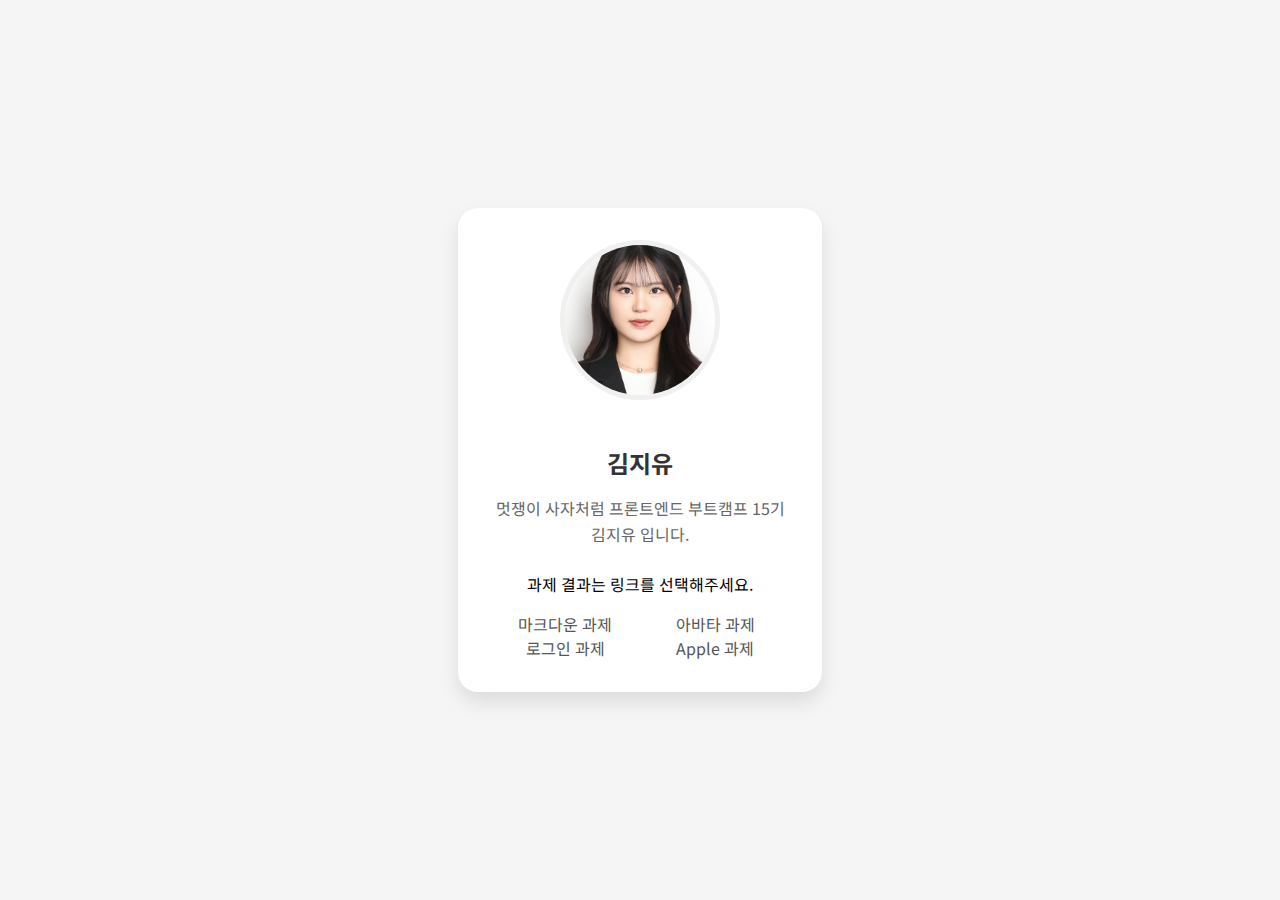
<file: index.html>
<!doctype html>
<html lang="ko">
  <head>
    <meta charset="UTF-8" />
    <meta name="viewport" content="width=device-width, initial-scale=1.0" />
    <title>HTML/CSS 과제</title>
    <style>
      body {
        margin: 0;
        padding: 0;
        font-family: 'Noto Sans KR', sans-serif;
        background-color: #f5f5f5;
        display: flex;
        justify-content: center;
        align-items: center;
        min-height: 100vh;
      }

      .profile-card {
        background: white;
        border-radius: 20px;
        box-shadow: 0 10px 20px rgba(0, 0, 0, 0.1);
        padding: 2rem;
        width: 300px;
        text-align: center;
      }

      .profile-image {
        width: 150px;
        height: 150px;
        border-radius: 50%;
        margin-bottom: 1.5rem;
        object-fit: cover;
        border: 5px solid #f0f0f0;
      }

      .name {
        font-size: 1.5rem;
        font-weight: bold;
        color: #333;
        margin-bottom: 0.5rem;
      }

      .bio {
        color: #666;
        line-height: 1.6;
        margin-bottom: 1.5rem;
      }

      .homework-links {
        display: flex;
        justify-content: center;
        flex-wrap: wrap;
        margin: 0;
        padding: 0;
        list-style: none;
      }

      .homework-links li {
        width: 50%;
      }

      .homework-links a {
        display: block;
        text-align: center;
        color: #555;
        text-decoration: none;
        transition: color 0.3s ease;
      }

      .homework-links a:hover {
        color: #007bff;
      }
    </style>
    <link href="https://fonts.googleapis.com/css2?family=Noto+Sans+KR:wght@400;700&display=swap" rel="stylesheet" />
    <link rel="stylesheet" href="https://cdnjs.cloudflare.com/ajax/libs/font-awesome/5.15.4/css/all.min.css" />
  </head>
  <body>
    <div class="profile-card">
      <!-- 상대 경로로 이미지 삽입하기 -->
      <img src="./src/assets/profiles/jiyou_photo.jpg" alt="김지유" class="profile-image" />
      <h1 class="name">김지유</h1>
      <p class="bio">멋쟁이 사자처럼 프론트엔드 부트캠프 15기 김지유 입니다.</p>
      <p>과제 결과는 링크를 선택해주세요.</p>
      <ul class="homework-links">
        <li><a href="./src/md/markdown.md">마크다운 과제</a></li>
        <li><a href="./src/avatars/avatars.html">아바타 과제</a></li>
        <li><a href="./src/login/login.html">로그인 과제</a></li>
        <li><a href="./src/apple/apple.html">Apple 과제</a></li>
      </ul>
    </div>
  </body>
</html>
</file>
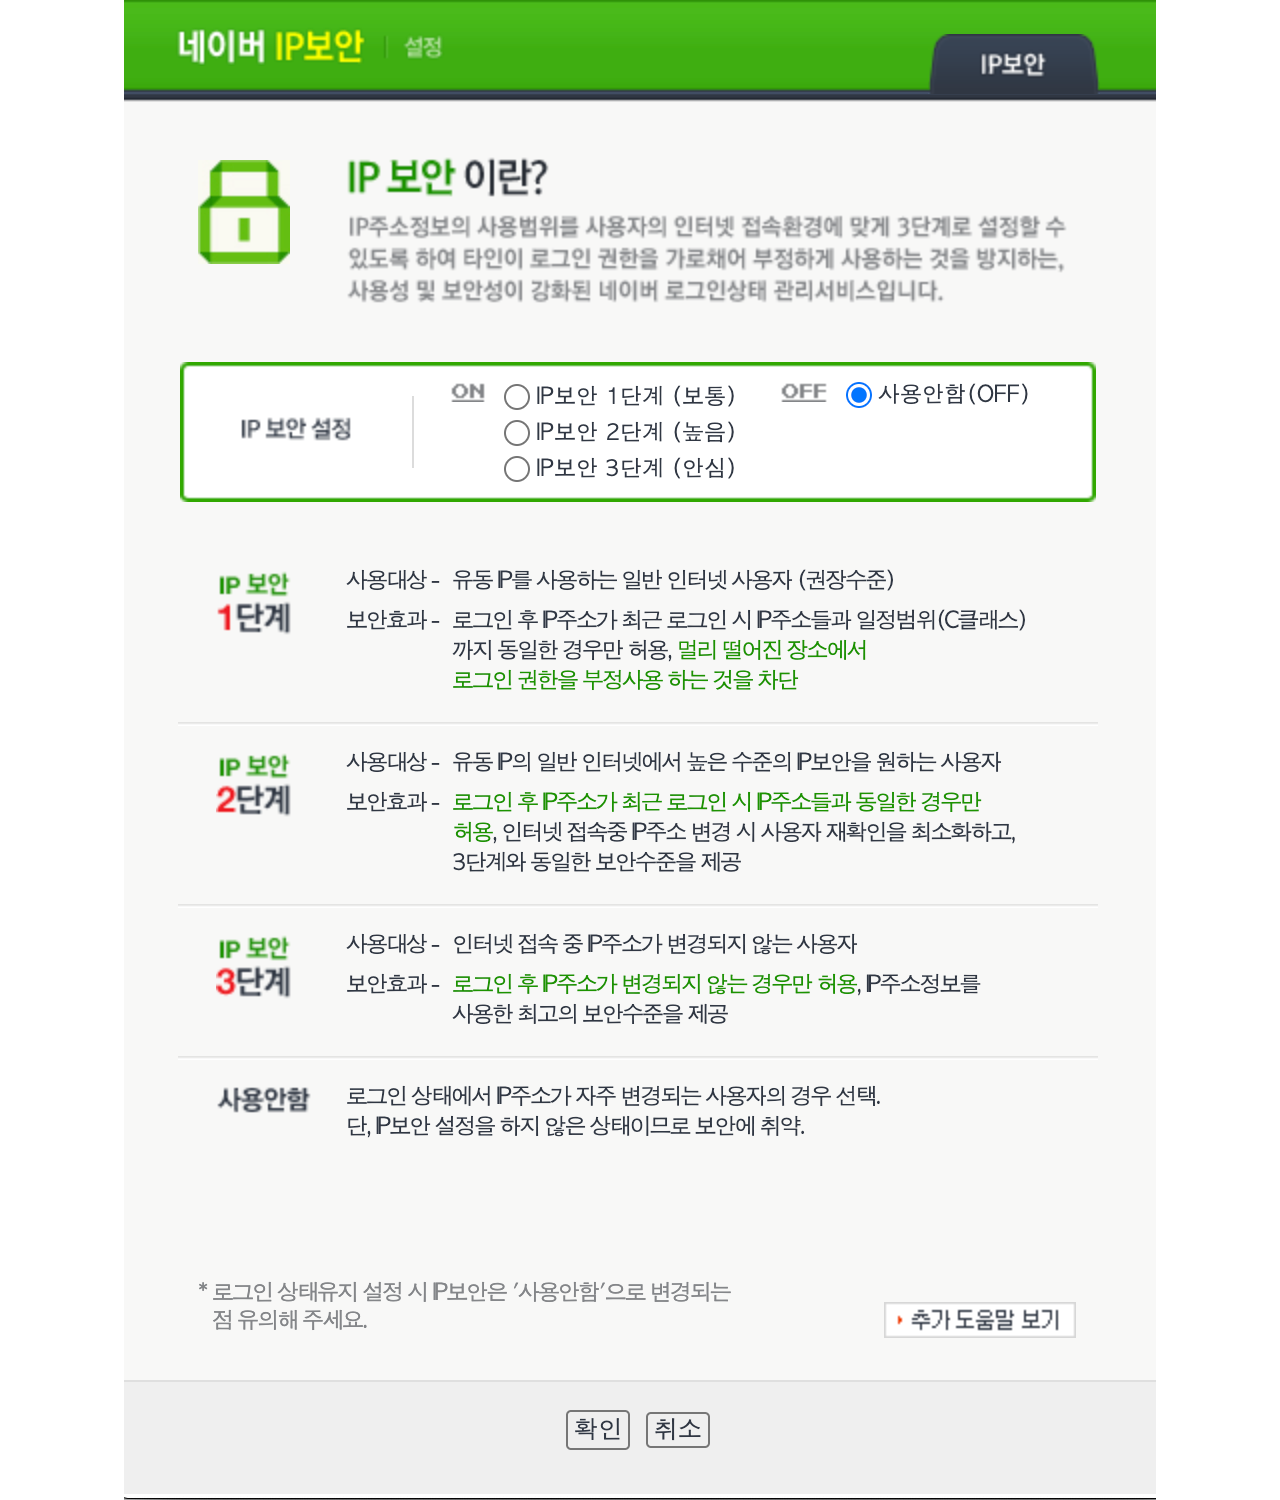
<file: src/login/pages/ip_security.html>
<!doctype html>
<html lang="ko">
  <head>
    <meta charset="UTF-8" />
    <meta name="viewport" content="width=device-width, initial-scale=1.0" />
    <title>네이버 IP 보안 로그인</title>
    <style>
      body {
        margin: 0;
      }

      div {
        display: flex;
        justify-content: center;
      }

      img {
        max-width: 100%;
        height: auto;
        margin: 0 auto;
      }
    </style>
  </head>

  <body>
    <div>
      <img src="./ip-security.png" alt="IP 보안 이란?..." />
    </div>
  </body>
</html>
</file>
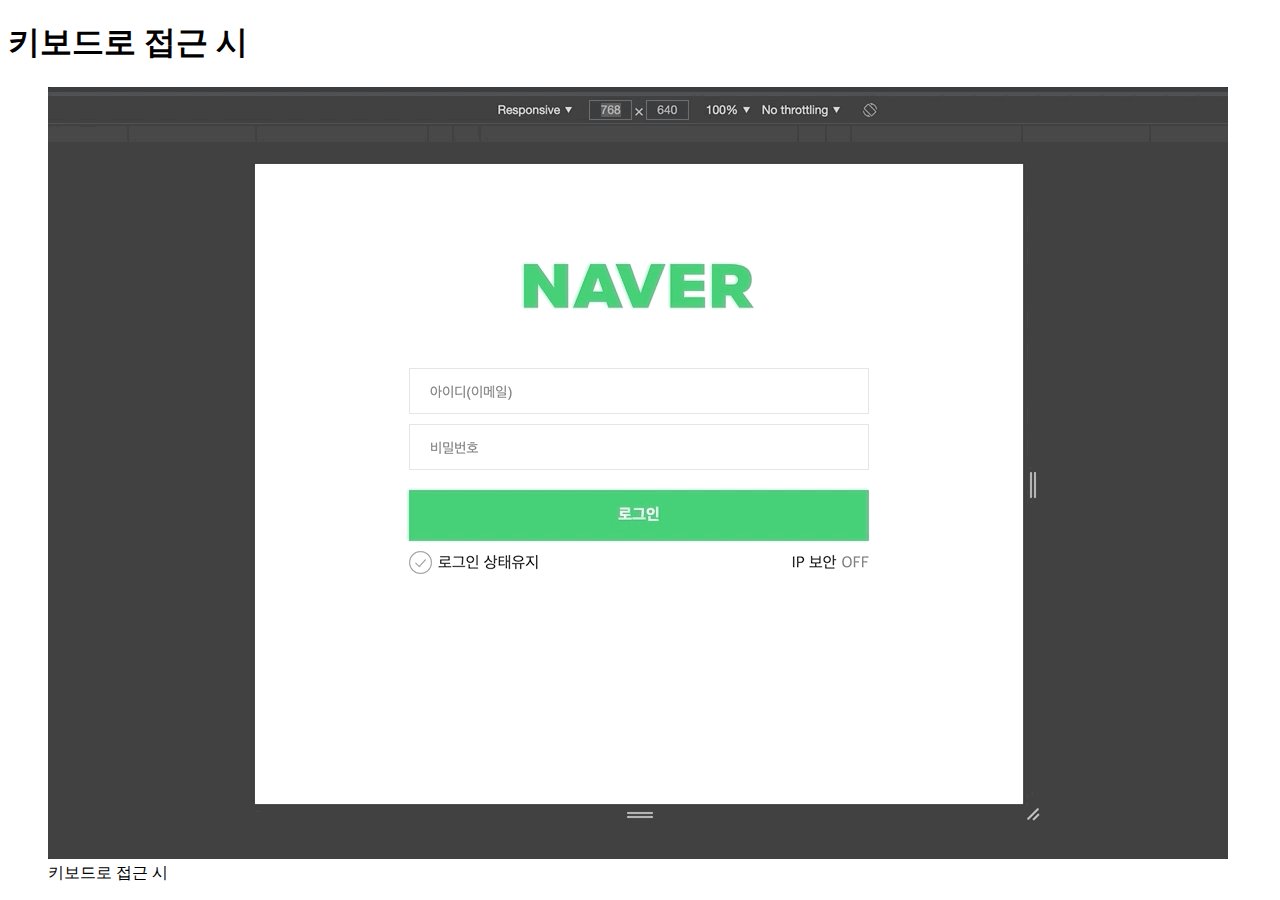
<file: src/login/preview/keyboard.html>
<!doctype html>
<html lang="ko">
  <head>
    <meta charset="UTF-8" />
    <meta name="viewport" content="width=device-width, initial-scale=1.0" />
    <title>키보드로 접근 시</title>
  </head>

  <body>
    <h1>키보드로 접근 시</h1>
    <figure>
      <img src="./images/keyboard.gif" alt="" />
      <figcaption>키보드로 접근 시</figcaption>
    </figure>
  </body>
</html>
</file>
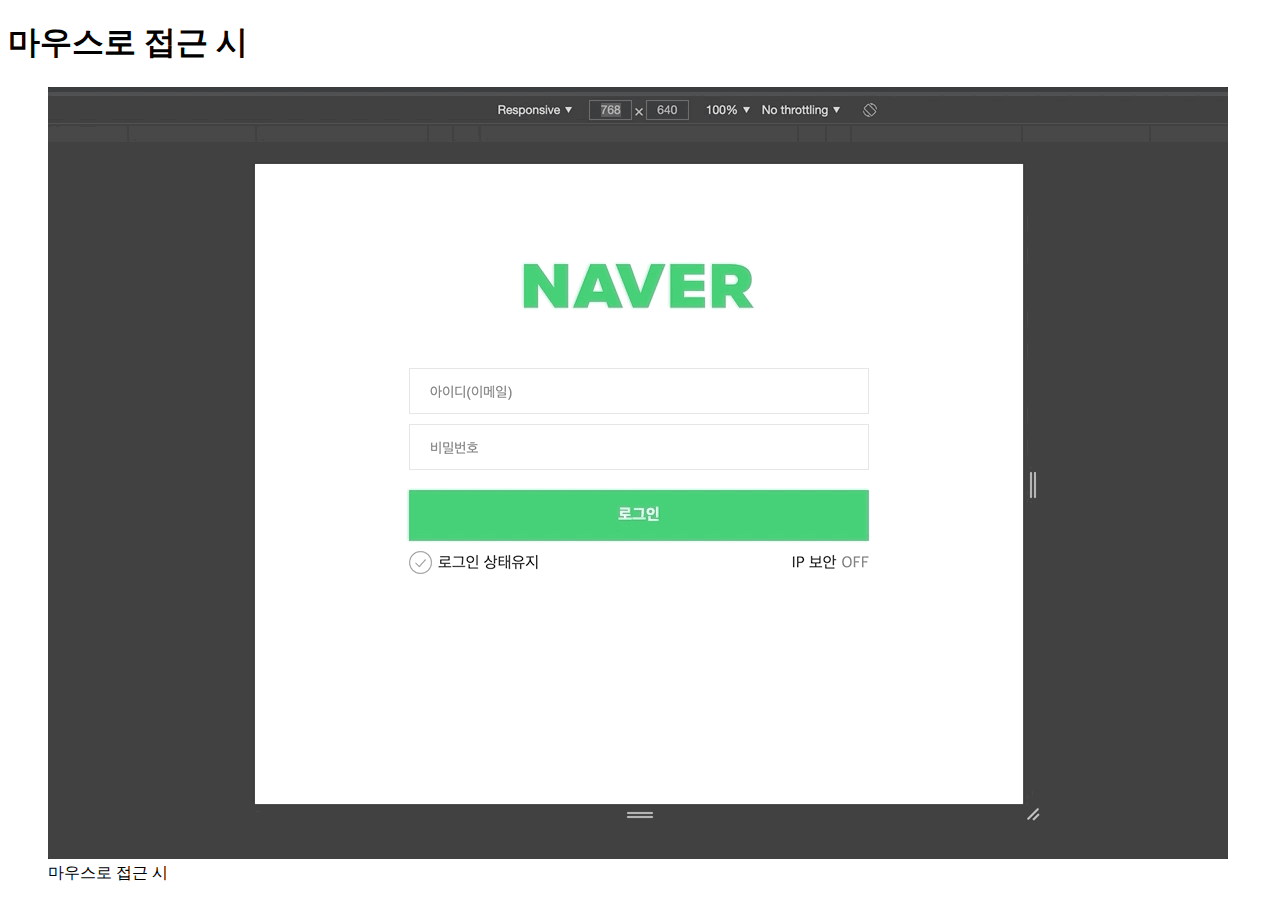
<file: src/login/preview/mouse.html>
<!doctype html>
<html lang="ko">
  <head>
    <meta charset="UTF-8" />
    <meta name="viewport" content="width=device-width, initial-scale=1.0" />
    <title>마우스로 접근 시</title>
  </head>

  <body>
    <h1>마우스로 접근 시</h1>
    <figure>
      <img src="./images/mouse.gif" alt="" />
      <figcaption>마우스로 접근 시</figcaption>
    </figure>
  </body>
</html>
</file>
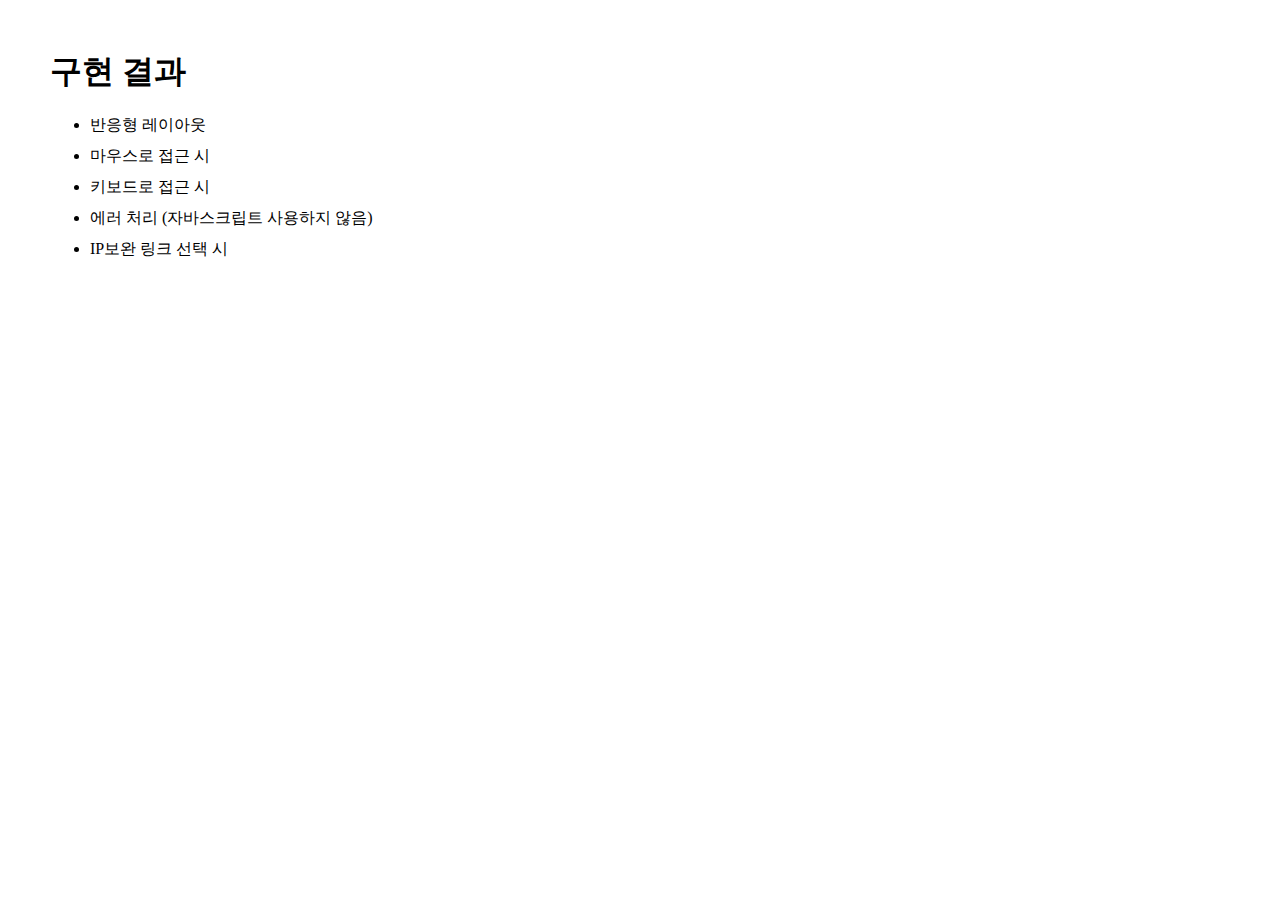
<file: src/login/preview/preview.html>
<!doctype html>
<html lang="ko">
  <head>
    <meta charset="UTF-8" />
    <meta name="viewport" content="width=device-width, initial-scale=1.0" />
    <title>네이버 IP 보안 로그인</title>
    <style>
      body{
        margin: 50px;
      }

      li{
        margin-block: 10px;
      }

      a{
        color: inherit;
        text-decoration: none;
      }
    </style>
  </head>

  <body>
    <h1>구현 결과</h1>
    <ul>
      <li><a href="./rwd.html">반응형 레이아웃</a></li>
      <li><a href="./mouse.html">마우스로 접근 시</a></li>
      <li><a href="./keyboard.html">키보드로 접근 시</a></li>
      <li><a href="./error.html">에러 처리 (자바스크립트 사용하지 않음)</a></li>
      <li><a href="./link.html">IP보완 링크 선택 시</a></li>
    </ul>
  </body>
</html>
</file>
